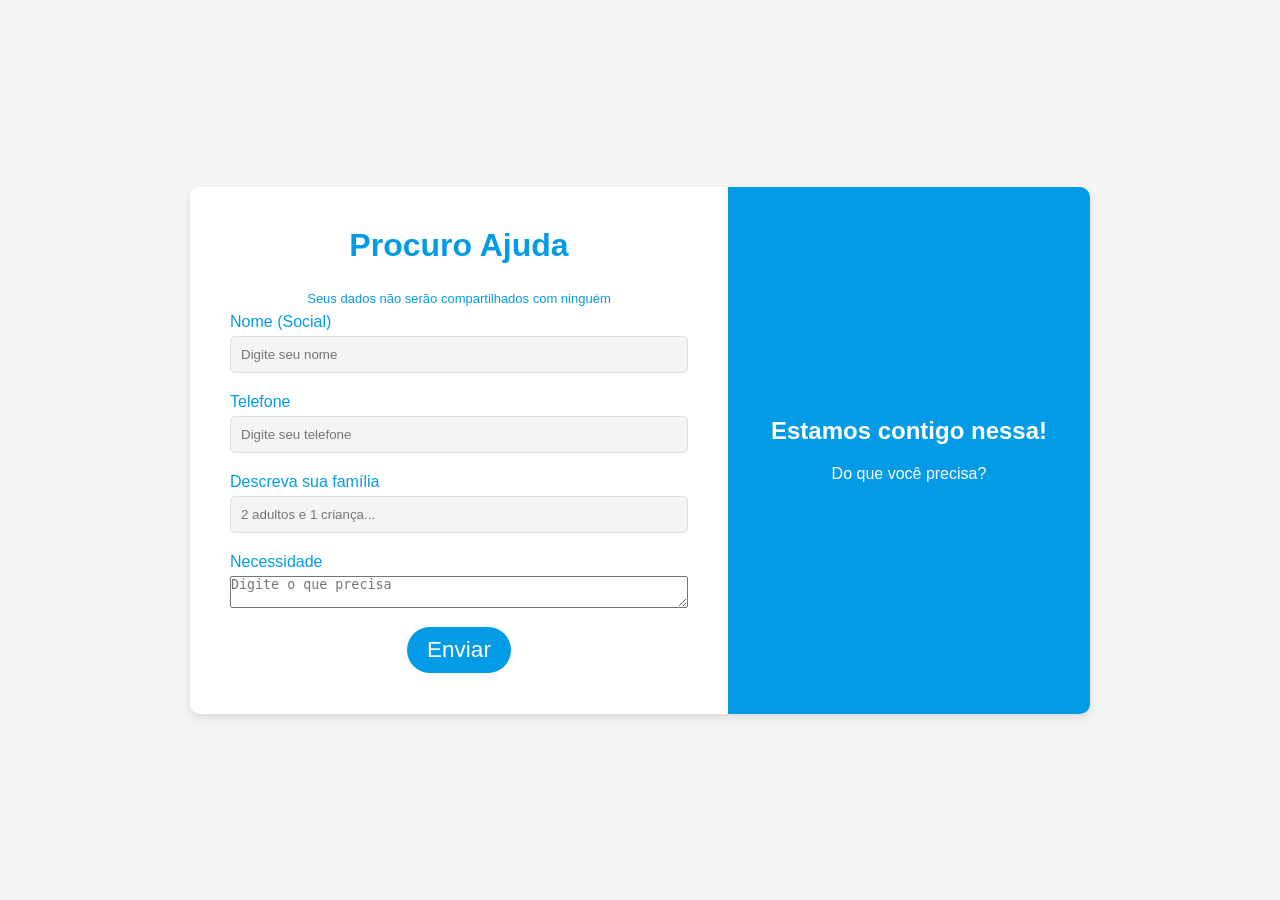
<file: index_carente.html>
<!DOCTYPE html>
<html lang="pt-BR">
<head>
    <meta charset="UTF-8">
    <meta name="viewport" content="width=device-width, initial-scale=1.0">
    <title>Responsive Sign-Up Form</title>
    <link rel="stylesheet" href="style_create.css">
</head>
<body>
    <div class="container">
        <div class="form-container">
            <h1>Procuro Ajuda</h1>
            <p class="create_text">Seus dados não serão compartilhados com ninguém</p>
            <form id="helpForm">
                <label for="userName">Nome (Social)</label>
                <input id="userName" name="userName" type="text" placeholder="Digite seu nome" required>
                <label for="userPhone">Telefone</label>
                <input id="userPhone" name="userPhone" type="text" placeholder="Digite seu telefone" required>
                <label for="userFamilyDescription">Descreva sua família</label>
                <input id="userFamilyDescription" name="userFamilyDescription" type="text" placeholder="2 adultos e 1 criança..." required>
                <label for="userNeeds">Necessidade</label>
                <textarea id="userNeeds" name="userNeeds" type="text" placeholder="Digite o que precisa" required></textarea>

                <br>
                <button class="create" type="submit">Enviar</button>
            </form>
        </div>
        <div class="welcome-container">
            <h2>Estamos contigo nessa!</h2>
            <p>Do que você precisa? </p>
        </div>
    </div>

    <script>
        document.getElementById('helpForm').addEventListener('submit', function(event) {
            event.preventDefault();

            const formData = {
                userName: document.getElementById('userName').value,
                userPhone: document.getElementById('userPhone').value,
                userFamilyDescription: document.getElementById('userFamilyDescription').value,
                userNeeds: document.getElementById('userNeeds').value
            };

            fetch('http://54.174.83.67:5000/cadastrar-usuario-carente', {
                method: 'POST',
                headers: {
                    'Content-Type': 'application/json'
                },
                body: JSON.stringify(formData)
            })
            .then(response => response.json())
            .then(data => {
                if (data.error) {
                    alert('Erro: ' + data.error);
                } else {
                    alert('Resposta enviada! Entraremos em contato o mais rápido possível. ');
                    
                    document.getElementById('helpForm').reset();
                }
            })
            .catch(error => {
                console.error('Erro ao enviar o formulário:', error);
                alert('Erro ao enviar o formulário. Tente novamente.');
            });
        });
    </script>
</body>
</html>
</file>
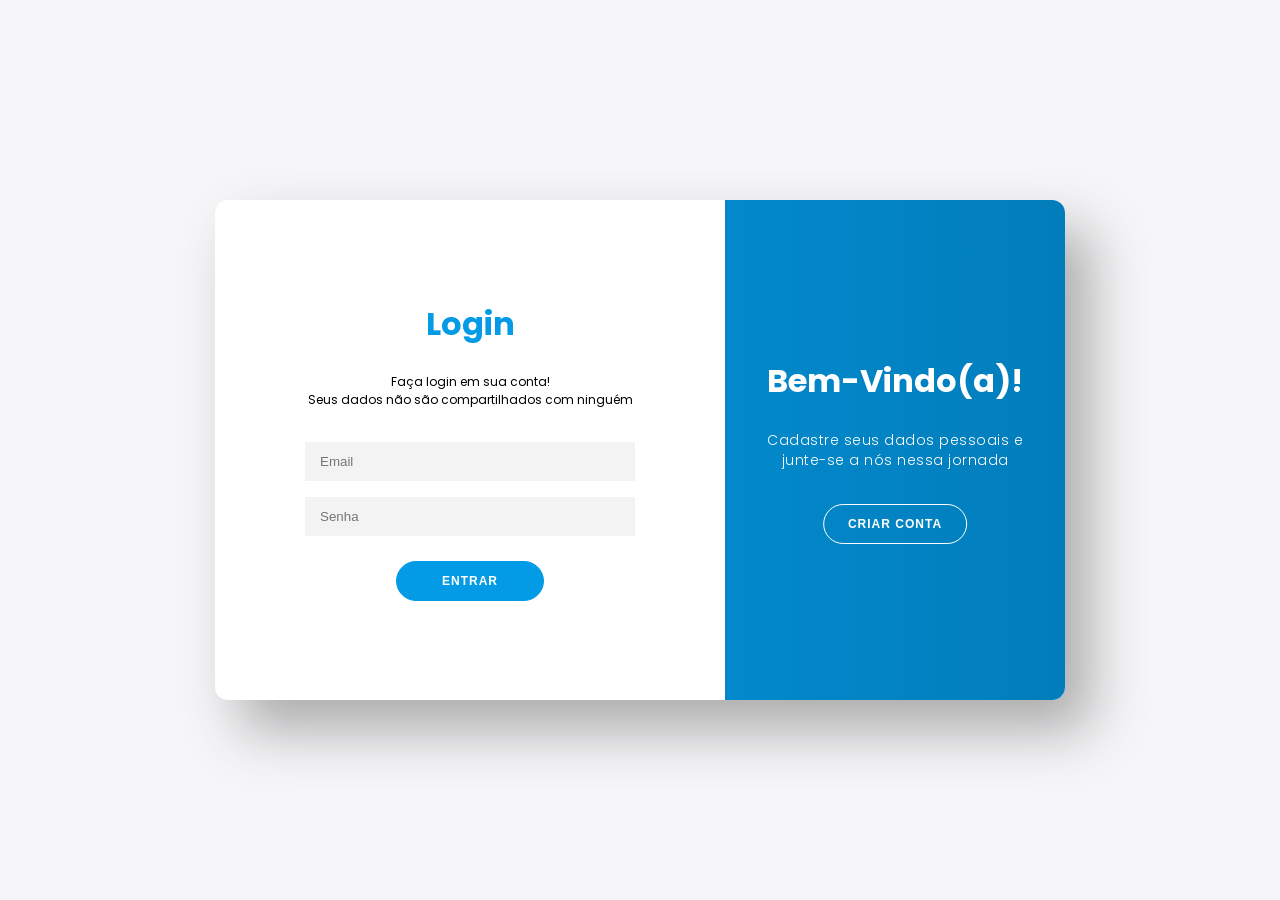
<file: login_create.html>
<!DOCTYPE html>
<html lang="en">
<head>
    <meta charset="UTF-8">
    <meta name="viewport" content="width=device-width, initial-scale=1.0">
    <title>Entrar</title>
    <link rel="stylesheet" href="https://cdnjs.cloudflare.com/ajax/libs/font-awesome/6.1.1/css/all.min.css" integrity="sha512-KfkfwYDsLkIlwQp6LFnl8zNdLGxu9YAA1QvwINks4PhcElQSvqcyVLLD9aMhXd13uQjoXtEKNosOWaZqXgel0g==" crossorigin="anonymous" referrerpolicy="no-referrer" />
    <link rel="stylesheet" href="login_create.css">
    <link rel="shortcut icon" href="login-icon.png" type="image/x-icon">
</head>
<body>

    <div class="container" id="container">
        <div class="form-container sign-up-container">
            <form id="sign-up-form">
                <h1>Criar Conta</h1>
                <br>
                <span>Crie uma conta para se voluntariar!<br>Seus dados não serão compartilhados com ninguém</span>
                <br>
                <div class="infield">
                    <input id="createName" name="name" type="text" placeholder="Name" required/>
                    <label></label>
                </div>
                <div class="infield">
                    <input id="createEmail" name="email" type="email" placeholder="Email" required/>
                    <label></label>
                </div>
                <div class="infield">
                    <input id="createPassword" name="password" type="password" placeholder="Password" required/>
                    <label></label>
                </div>
                <div class="infield">
                    <input id="createTelefone" name="telefoneVoluntario" type="text" placeholder="Telefone" required/>
                    <label></label>
                </div>
                <button class="create" type="submit">Criar conta</button>
            </form>
        </div>
        <div class="form-container sign-in-container">
            <form id="login-form">
                <h1>Login</h1>
                <br>
                <span>Faça login em sua conta!<br>Seus dados não são compartilhados com ninguém</span>
                <br>
                <div class="infield">
                    <input id="email" type="email" placeholder="Email" name="email" required/>
                    <label></label>
                </div>
                <div class="infield">
                    <input id="password" type="password" placeholder="Senha" required>
                    <label></label>
                </div>
                <button class="create" type="submit">Entrar</button>
            </form>
        </div>
        <div class="overlay-container" id="overlayCon">
            <div class="overlay">
                <div class="overlay-panel overlay-left">
                    <h1>Olá, Amigo!</h1>
                    <p>Para continuar conectado conosco, entre em sua conta</p>
                    <button id="login-btn">Login</button>
                </div>
                <div class="overlay-panel overlay-right">
                    <h1>Bem-Vindo(a)!</h1>
                    <p>Cadastre seus dados pessoais e junte-se a nós nessa jornada</p>
                    <button id="signup-btn">Criar conta</button>
                </div>
            </div>
            <button id="overlayBtn"></button>
        </div>
    </div>
    
    <script>
        // Estilização
        const container = document.getElementById('container');
        const overlayCon = document.getElementById('overlayCon');
        const overlayBtn = document.getElementById('overlayBtn');

        overlayBtn.addEventListener('click', ()=> {
            container.classList.toggle('right-panel-active');

            overlayBtn.classList.remove('btnScaled');
            window.requestAnimationFrame( ()=> {
                overlayBtn.classList.add('btnScaled');
            });
        });

        // Mostrar o formulário correto com base no parâmetro da URL
        function showFormBasedOnURL() {
            const urlParams = new URLSearchParams(window.location.search);
            const formType = urlParams.get('form');

            if (formType === 'signup') {
                container.classList.add('right-panel-active');
            } else {
                container.classList.remove('right-panel-active');
            }
        }

        // Chamar a função ao carregar a página
        document.addEventListener('DOMContentLoaded', showFormBasedOnURL);

        // Back-End - Integração
        document.getElementById('sign-up-form').addEventListener('submit', function(event) {
            event.preventDefault();

            const formData = new FormData(event.target);
            const data = {
                nomeVoluntario: formData.get('name'),
                emailVoluntario: formData.get('email'),
                pinVoluntario: formData.get('password'),
                telefoneVoluntario: formData.get('telefoneVoluntario')
            };

            fetch('http://54.174.83.67:5000/cadastrar-voluntarios', {
                method: 'POST',
                headers: {
                    'Content-Type': 'application/json'
                },
                body: JSON.stringify(data)
            })
            .then(response => response.json().then(data => ({status: response.status, body: data})))
            .then(response => {
                if (response.status === 201) {
                    alert('Conta criada com sucesso!');
                    container.classList.remove('right-panel-active');
                } else {
                    alert('Erro ao criar conta! ' + (response.body.message || ''));
                }
            })
            .catch(error => {
                console.error('Erro:', error);
                alert('Erro ao criar conta!');
            });
        });

        document.getElementById('login-form').addEventListener('submit', function(event) {
            event.preventDefault();

            const email = document.getElementById('email').value;
            const password = document.getElementById('password').value;

            const data = {
                email: email,
                password: password
            };

            fetch('http://54.174.83.67:5000/validacao_usuario', {
                method: 'POST',
                headers: {
                    'Content-Type': 'application/json'
                },
                body: JSON.stringify(data)
            })
            .then(response => response.json())
            .then(data => {
                if (data.authenticated) {
                    alert('Login bem-sucedido!');
                    const userId = data.idVoluntario;
                    window.location.href = 'voluntario_perfil.html';
                    localStorage.setItem('userId', userId);
                } else {
                    alert('Credenciais inválidas. Por favor, tente novamente.');
                }
            })
            .catch(error => {
                console.error('Erro ao tentar fazer login:', error);
                alert('Erro ao tentar fazer login. Por favor, tente novamente.');
            });
        });

    </script>

</body>
</html>
</file>
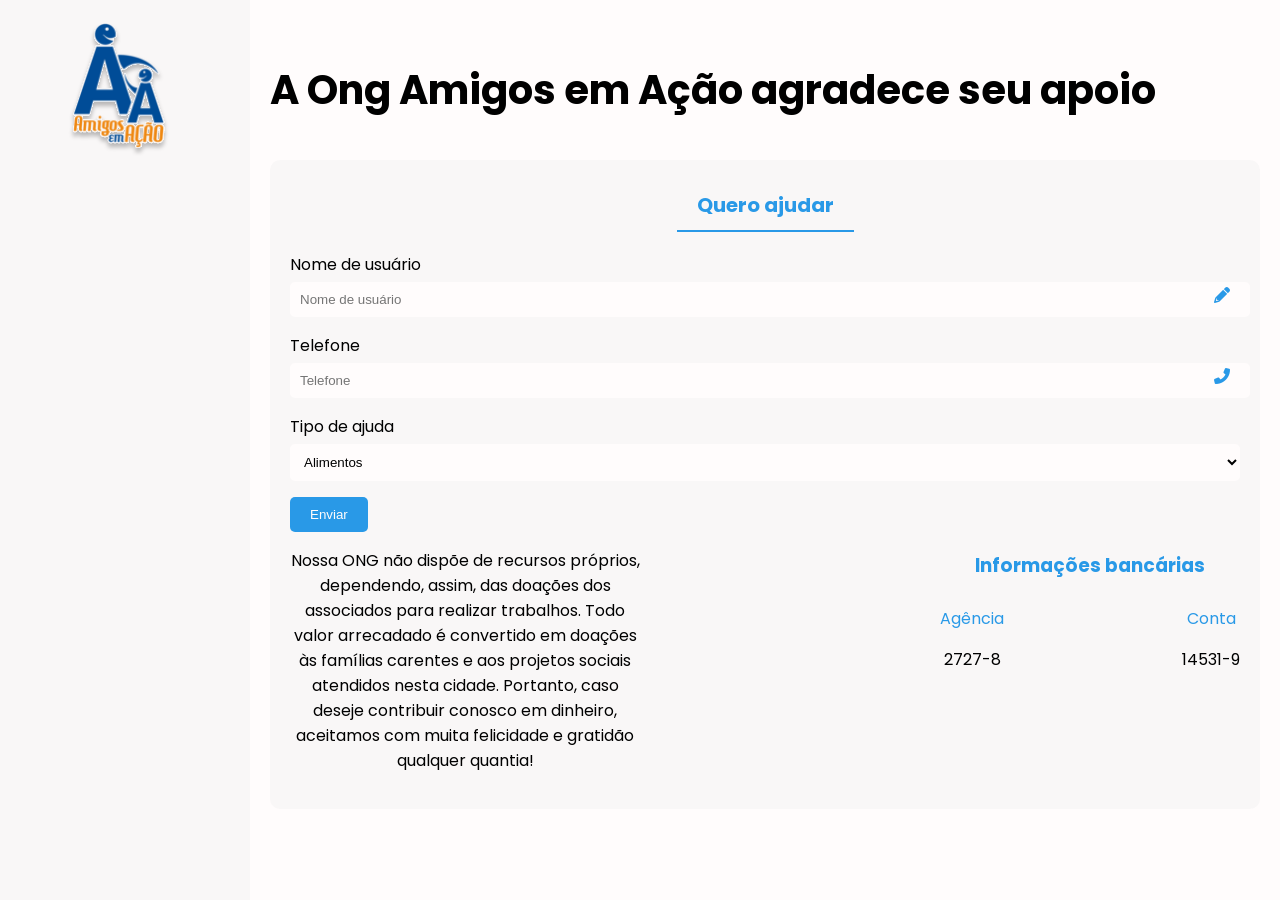
<file: quero_ajudar.html>
<!DOCTYPE html>
<html lang="pt">

<head>
    <meta charset="UTF-8">
    <meta name="viewport" content="width=device-width, initial-scale=1.0">
    <title>Quero Ajudar</title>
    <link rel="stylesheet" type="text/css" href="quero_ajudar.css">
    <link rel="stylesheet" href="https://fonts.googleapis.com/css2?family=Poppins:wght@500&display=swap">
    <link rel="stylesheet" href="https://cdnjs.cloudflare.com/ajax/libs/font-awesome/6.0.0-beta3/css/all.min.css">
</head>

<body>
    <div class="container">
        <aside class="sidebar">
            <div class="profile">
                <div class="profile-img">
                    <img src="/images/logo.svg" alt="Amigos Em Ação">
                </div>
                <div class="profile-name"></div>
            </div>
        </aside>
        <main class="main-content">
            <header class="header">
                <p class="username">A Ong Amigos em Ação agradece seu apoio</p>
            </header>
            <section class="events">
                <div class="tabs">
                    <button class="tab active" id="create-event-tab">Quero ajudar</button>
                </div>
                <form>
                    <div class="form-group">
                        <label for="event-name">Nome de usuário</label>
                        <input type="text" id="event-name" placeholder="Nome de usuário">
                        <label class="label"></label>
                        <i class="fas fa-pencil-alt" style="color: #2999E7;"></i>
                    </div>
                    <p></p>
                    <div class="form-group">
                        <label for="event-location">Telefone</label>
                        <input type="text" id="event-location" placeholder="Telefone">
                        <label class="label"></label>
                        <i class="fa-solid fa-phone fa-flip-horizontal" style="color: #2999E7;"></i>
                    </div>
                    <p></p>
                    <div class="form-group">
                        <label for="help-type">Tipo de ajuda</label>
                        <select id="help-type" name="help-type">
                            <option value="duvidas-gerais">Alimentos</option>
                            <option value="duvidas-gerais">Vestimentas</option>
                            <option value="suporte-tecnico">Bens materiais</option>
                            <option value="feedback">Bens financeiros</option>
                            <option value="outros">Colaboração</option>
                        </select>
                    </div>
                    <p></p>
                    <button type="submit" class="save-btn">Enviar</button>
                </form>
                <div id="view-events">
                    <div class="pix">
                        <div class="left-section">
                            <p>
                                Nossa ONG não dispõe de recursos próprios, dependendo, assim,
                                das doações dos associados para realizar trabalhos. Todo valor
                                arrecadado é convertido em doações às famílias carentes e
                                aos projetos sociais atendidos nesta cidade. Portanto, caso
                                deseje contribuir conosco em dinheiro, aceitamos com muita
                                felicidade e gratidão qualquer quantia!
                            </p>
                        </div>
                        <div class="right-section">
                            <h3>Informações bancárias</h3>
                            <div class="bank-info">
                                <div class="info">
                                    <p style="color: #2999E7;">Agência</p>
                                    <p>2727-8</p>
                                </div>
                                <div class="info">
                                    <p style="color: #2999E7;">Conta</p>
                                    <p>14531-9</p>
                                </div>
                            </div>
                        </div>
                    </div>
                </div>
            </section>
        </main>
    </div>
</body>

</html>
</file>
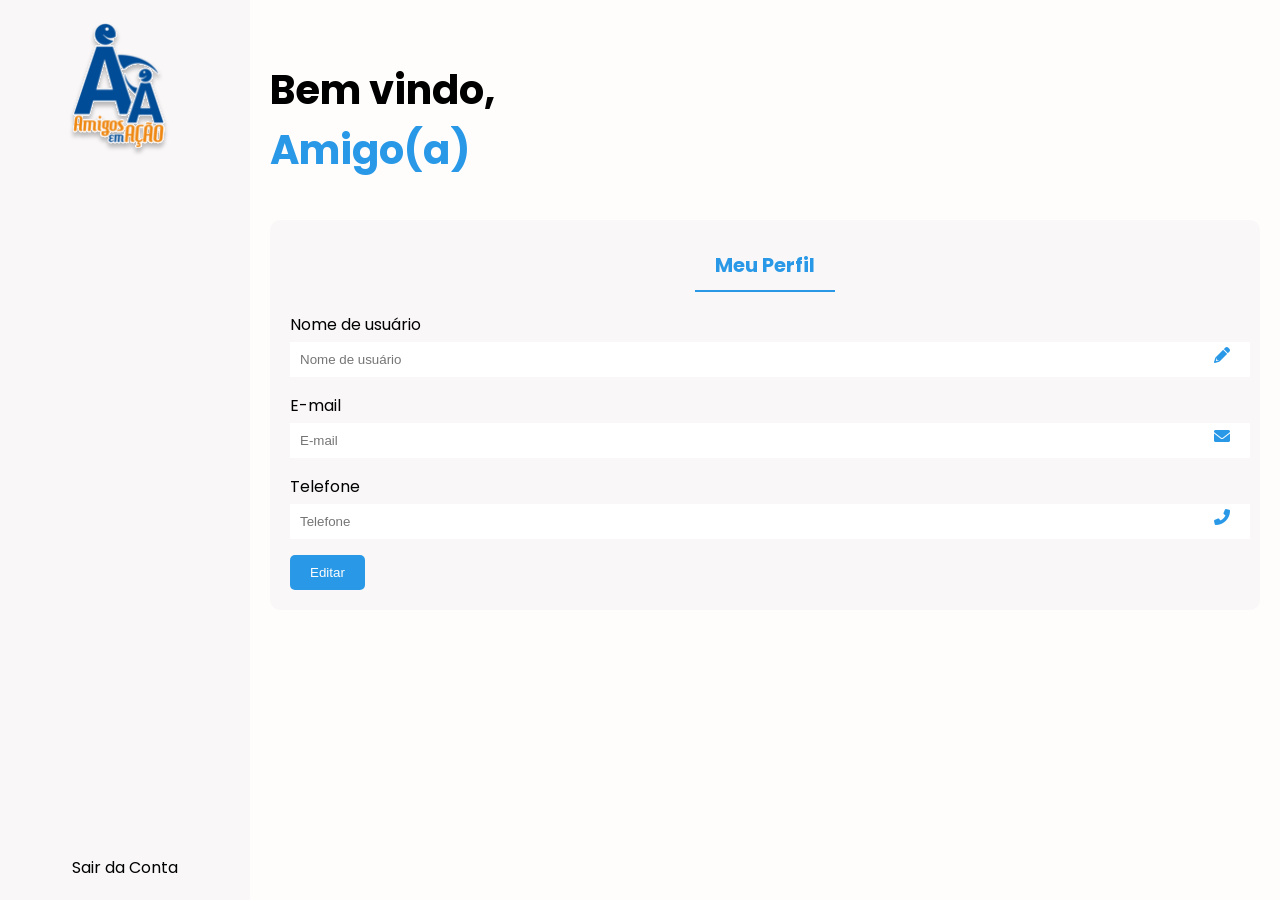
<file: voluntario_perfil.html>
<!DOCTYPE html>
<html lang="pt">

<head>
    <meta charset="UTF-8">
    <meta name="viewport" content="width=device-width, initial-scale=1.0">
    <title>Gestor - Perfil</title>
    <link rel="stylesheet" type="text/css" href="voluntario_perfil.css">
    <link rel="stylesheet" href="https://fonts.googleapis.com/css2?family=Poppins:wght@500&display=swap">
    <link rel="stylesheet" href="https://cdnjs.cloudflare.com/ajax/libs/font-awesome/6.0.0-beta3/css/all.min.css">
</head>

<body>
    <div class="container">
        <aside class="sidebar">
            <div class="profile">
                <div class="profile-img">
                    <img src="/images/logo.svg" alt="Amigos Em Ação">
                </div>
                <div class="profile-name"></div>
            </div>
            
            <div class="logout">
                <a href="index.html" onclick="logout()">Sair da Conta</a>
            </div>
        </aside>
        <main class="main-content">
            <header class="header">
                <p class="username">Bem vindo,<br><span>Amigo(a)</span></p>
            </header>
            <section class="events">
                <div class="tabs">
                    <button class="tab active" id="create-event-tab">Meu Perfil</button>
                </div>
                <form id="profile-form" onsubmit="return editarPerfil(event)">
                    <div class="form-group">
                        <label for="username">Nome de usuário</label>
                        <input type="text" id="username" placeholder="Nome de usuário" oninput="habilitarBotao()">
                        <label class="label"></label>
                        <i class="fas fa-pencil-alt" style="color: #2999E7;"></i>
                    </div>
                    <p></p>
                    <div class="form-group">
                        <label for="email">E-mail</label>
                        <input type="text" id="email" placeholder="E-mail" oninput="habilitarBotao()">
                        <label class="label"></label>
                        <i class="fa-solid fa-envelope" style="color: #2999E7;"></i>
                    </div>
                    <p></p>
                    <div class="form-group">
                        <label for="phone">Telefone</label>
                        <input type="text" id="phone" placeholder="Telefone" oninput="habilitarBotao()">
                        <label class="label"></label>
                        <i class="fa-solid fa-phone fa-flip-horizontal" style="color: #2999E7;"></i>
                    </div>
                    <p></p>
                    <button type="submit" class="save-btn" id="edit-btn" disabled>Editar</button>
                </form>
            </section>
        </main>
    </div>

    <script>
        // Função para preencher os campos do formulário com os dados do voluntário
        async function preencherPerfil() {
            try {
                // Recuperar o ID do usuário do localStorage
                const userId = localStorage.getItem('userId');
                if (!userId) {
                    throw new Error('ID do usuário não encontrado');
                }

                const response = await fetch(`http://54.174.83.67:5000/listar-voluntarios-edit/${userId}`);
                if (!response.ok) {
                    throw new Error('Erro ao buscar os dados do voluntário');
                }
                const dados = await response.json();

                // Assumindo que a resposta contém um objeto com as informações do voluntário
                document.getElementById('username').value = dados.nomeVoluntario || '';
                document.getElementById('email').value = dados.emailVoluntario || '';
                document.getElementById('phone').value = dados.telefoneVoluntario || '';
            } catch (error) {
                console.error('Erro:', error);
            }
        }

        // Chama a função ao carregar a página
        window.onload = preencherPerfil;

        // Função de logout
        function logout() {
            localStorage.removeItem('userId');
        }

        // Função para habilitar o botão de editar
        function habilitarBotao() {
            const editBtn = document.getElementById('edit-btn');
            editBtn.disabled = false;
        }

        // Função para editar o perfil
        async function editarPerfil(event) {
            event.preventDefault();

            const userId = localStorage.getItem('userId');
            if (!userId) {
                alert('ID do usuário não encontrado');
                return;
            }

            const dados = {
                nomeVoluntario: document.getElementById('username').value,
                emailVoluntario: document.getElementById('email').value,
                telefoneVoluntario: document.getElementById('phone').value
            };

            try {
                const response = await fetch(`http://54.174.83.67:5000/editar-formulario-voluntario/${userId}`, {
                    method: 'POST',
                    headers: {
                        'Content-Type': 'application/json'
                    },
                    body: JSON.stringify(dados)
                });

                if (response.ok) {
                    alert('Perfil atualizado com sucesso');
                } else {
                    alert('Erro ao atualizar perfil');
                }
            } catch (error) {
                console.error('Erro:', error);
                alert('Erro ao atualizar perfil');
            }
        }
    </script>
</body>

</html>
</file>
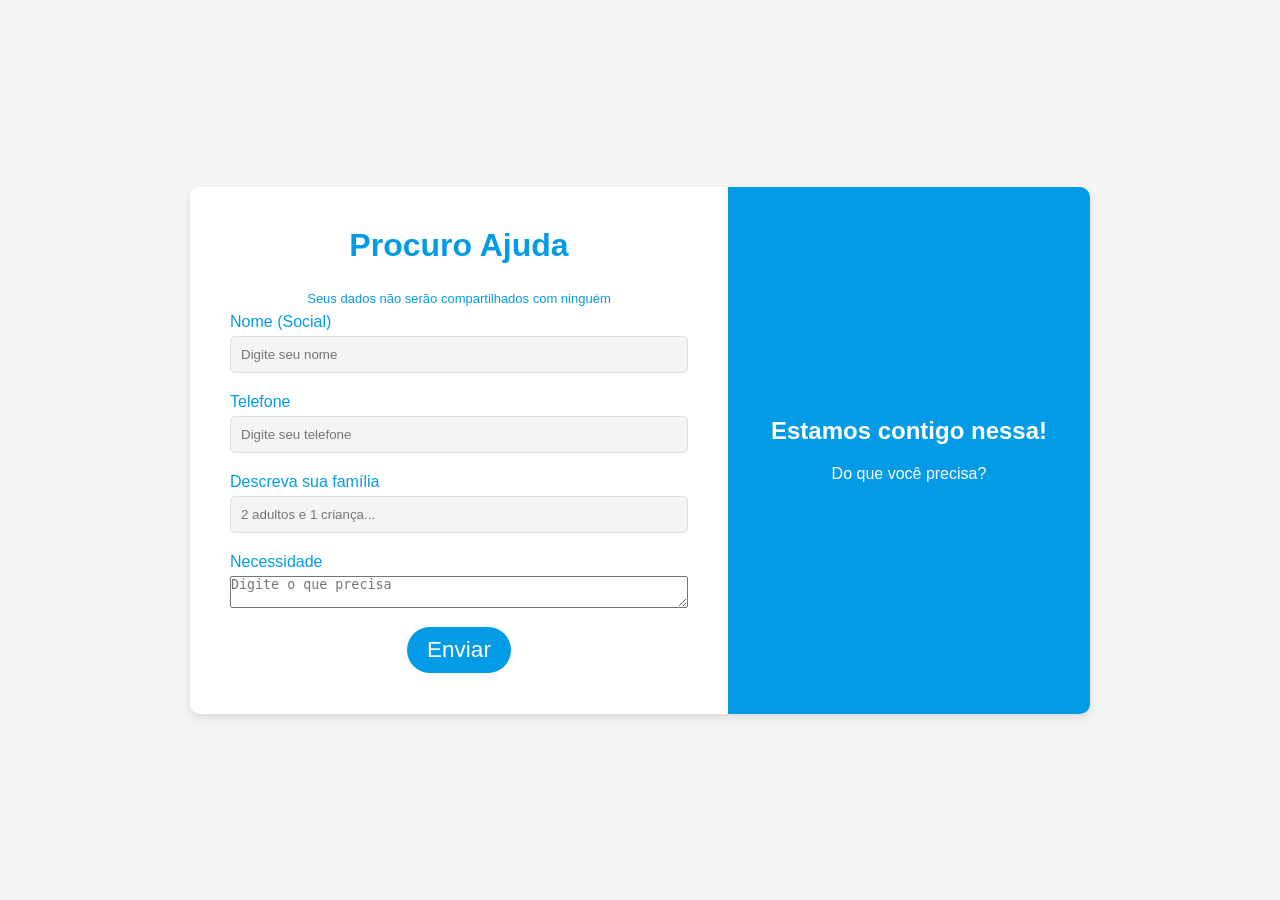
<file: project_pac_amigos/index_carente.html>
<!DOCTYPE html>
<html lang="pt-BR">
<head>
    <meta charset="UTF-8">
    <meta name="viewport" content="width=device-width, initial-scale=1.0">
    <title>Responsive Sign-Up Form</title>
    <link rel="stylesheet" href="style_create.css">
</head>
<body>
    <div class="container">
        <div class="form-container">
            <h1>Procuro Ajuda</h1>
            <p class="create_text">Seus dados não serão compartilhados com ninguém</p>
            <form id="helpForm">
                <label for="userName">Nome (Social)</label>
                <input id="userName" name="userName" type="text" placeholder="Digite seu nome" required>
                <label for="userPhone">Telefone</label>
                <input id="userPhone" name="userPhone" type="text" placeholder="Digite seu telefone" required>
                <label for="userFamilyDescription">Descreva sua família</label>
                <input id="userFamilyDescription" name="userFamilyDescription" type="text" placeholder="2 adultos e 1 criança..." required>
                <label for="userNeeds">Necessidade</label>
                <textarea id="userNeeds" name="userNeeds" type="text" placeholder="Digite o que precisa" required></textarea>

                <br>
                <button class="create" type="submit">Enviar</button>
            </form>
        </div>
        <div class="welcome-container">
            <h2>Estamos contigo nessa!</h2>
            <p>Do que você precisa? </p>
        </div>
    </div>

    <script>
        document.getElementById('helpForm').addEventListener('submit', function(event) {
            event.preventDefault();

            const formData = {
                userName: document.getElementById('userName').value,
                userPhone: document.getElementById('userPhone').value,
                userFamilyDescription: document.getElementById('userFamilyDescription').value,
                userNeeds: document.getElementById('userNeeds').value
            };

            fetch('http://127.0.0.1:5000/cadastrar-usuario-carente', {
                method: 'POST',
                headers: {
                    'Content-Type': 'application/json'
                },
                body: JSON.stringify(formData)
            })
            .then(response => response.json())
            .then(data => {
                if (data.error) {
                    alert('Erro: ' + data.error);
                } else {
                    alert('Resposta enviada! Entraremos em contato o mais rápido possível. ');
                    
                    document.getElementById('helpForm').reset();
                }
            })
            .catch(error => {
                console.error('Erro ao enviar o formulário:', error);
                alert('Erro ao enviar o formulário. Tente novamente.');
            });
        });
    </script>
</body>
</html>
</file>
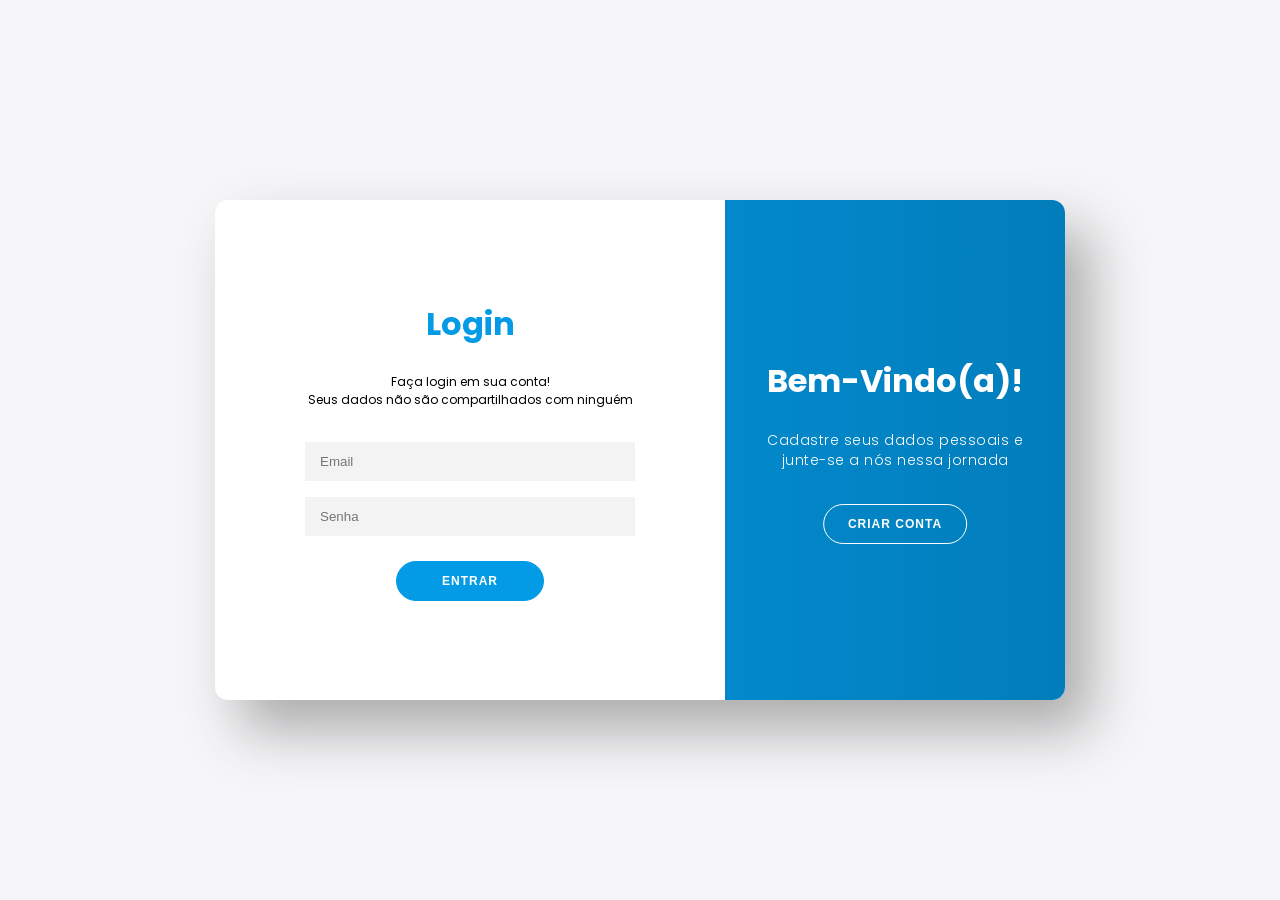
<file: project_pac_amigos/login_create.html>
<!DOCTYPE html>
<html lang="en">
<head>
    <meta charset="UTF-8">
    <meta name="viewport" content="width=device-width, initial-scale=1.0">
    <title>Entrar</title>
    <link rel="stylesheet" href="https://cdnjs.cloudflare.com/ajax/libs/font-awesome/6.1.1/css/all.min.css" integrity="sha512-KfkfwYDsLkIlwQp6LFnl8zNdLGxu9YAA1QvwINks4PhcElQSvqcyVLLD9aMhXd13uQjoXtEKNosOWaZqXgel0g==" crossorigin="anonymous" referrerpolicy="no-referrer" />
    <link rel="stylesheet" href="login_create.css">
    <link rel="shortcut icon" href="login-icon.png" type="image/x-icon">
</head>
<body>

    <div class="container" id="container">
        <div class="form-container sign-up-container">
            <form id="sign-up-form">
                <h1>Criar Conta</h1>
                <br>
                <span>Crie uma conta para se voluntariar!<br>Seus dados não serão compartilhados com ninguém</span>
                <br>
                <div class="infield">
                    <input id="createName" name="name" type="text" placeholder="Name" required/>
                    <label></label>
                </div>
                <div class="infield">
                    <input id="createEmail" name="email" type="email" placeholder="Email" required/>
                    <label></label>
                </div>
                <div class="infield">
                    <input id="createPassword" name="password" type="password" placeholder="Password" required/>
                    <label></label>
                </div>
                <div class="infield">
                    <input id="createTelefone" name="telefoneVoluntario" type="text" placeholder="Telefone" required/>
                    <label></label>
                </div>
                <button class="create" type="submit">Criar conta</button>
            </form>
        </div>
        <div class="form-container sign-in-container">
            <form id="login-form">
                <h1>Login</h1>
                <br>
                <span>Faça login em sua conta!<br>Seus dados não são compartilhados com ninguém</span>
                <br>
                <div class="infield">
                    <input id="email" type="email" placeholder="Email" name="email" required/>
                    <label></label>
                </div>
                <div class="infield">
                    <input id="password" type="password" placeholder="Senha" required>
                    <label></label>
                </div>
                <button class="create" type="submit">Entrar</button>
            </form>
        </div>
        <div class="overlay-container" id="overlayCon">
            <div class="overlay">
                <div class="overlay-panel overlay-left">
                    <h1>Olá, Amigo!</h1>
                    <p>Para continuar conectado conosco, entre em sua conta</p>
                    <button id="login-btn">Login</button>
                </div>
                <div class="overlay-panel overlay-right">
                    <h1>Bem-Vindo(a)!</h1>
                    <p>Cadastre seus dados pessoais e junte-se a nós nessa jornada</p>
                    <button id="signup-btn">Criar conta</button>
                </div>
            </div>
            <button id="overlayBtn"></button>
        </div>
    </div>
    
    <script>
        // Estilização
        const container = document.getElementById('container');
        const overlayCon = document.getElementById('overlayCon');
        const overlayBtn = document.getElementById('overlayBtn');

        overlayBtn.addEventListener('click', ()=> {
            container.classList.toggle('right-panel-active');

            overlayBtn.classList.remove('btnScaled');
            window.requestAnimationFrame( ()=> {
                overlayBtn.classList.add('btnScaled');
            });
        });

        // Mostrar o formulário correto com base no parâmetro da URL
        function showFormBasedOnURL() {
            const urlParams = new URLSearchParams(window.location.search);
            const formType = urlParams.get('form');

            if (formType === 'signup') {
                container.classList.add('right-panel-active');
            } else {
                container.classList.remove('right-panel-active');
            }
        }

        // Chamar a função ao carregar a página
        document.addEventListener('DOMContentLoaded', showFormBasedOnURL);

        // Back-End - Integração
        document.getElementById('sign-up-form').addEventListener('submit', function(event) {
            event.preventDefault();

            const formData = new FormData(event.target);
            const data = {
                nomeVoluntario: formData.get('name'),
                emailVoluntario: formData.get('email'),
                pinVoluntario: formData.get('password'),
                telefoneVoluntario: formData.get('telefoneVoluntario')
            };

            fetch('http://127.0.0.1:5000/cadastrar-voluntarios', {
                method: 'POST',
                headers: {
                    'Content-Type': 'application/json'
                },
                body: JSON.stringify(data)
            })
            .then(response => response.json().then(data => ({status: response.status, body: data})))
            .then(response => {
                if (response.status === 201) {
                    alert('Conta criada com sucesso!');
                    container.classList.remove('right-panel-active');
                } else {
                    alert('Erro ao criar conta! ' + (response.body.message || ''));
                }
            })
            .catch(error => {
                console.error('Erro:', error);
                alert('Erro ao criar conta!');
            });
        });

        document.getElementById('login-form').addEventListener('submit', function(event) {
            event.preventDefault();

            const email = document.getElementById('email').value;
            const password = document.getElementById('password').value;

            const data = {
                email: email,
                password: password
            };

            fetch('http://127.0.0.1:5000/validacao_usuario', {
                method: 'POST',
                headers: {
                    'Content-Type': 'application/json'
                },
                body: JSON.stringify(data)
            })
            .then(response => response.json())
            .then(data => {
                if (data.authenticated) {
                    alert('Login bem-sucedido!');
                    const userId = data.idVoluntario;
                    window.location.href = 'voluntario_perfil.html';
                    localStorage.setItem('userId', userId);
                } else {
                    alert('Credenciais inválidas. Por favor, tente novamente.');
                }
            })
            .catch(error => {
                console.error('Erro ao tentar fazer login:', error);
                alert('Erro ao tentar fazer login. Por favor, tente novamente.');
            });
        });

    </script>

</body>
</html>
</file>
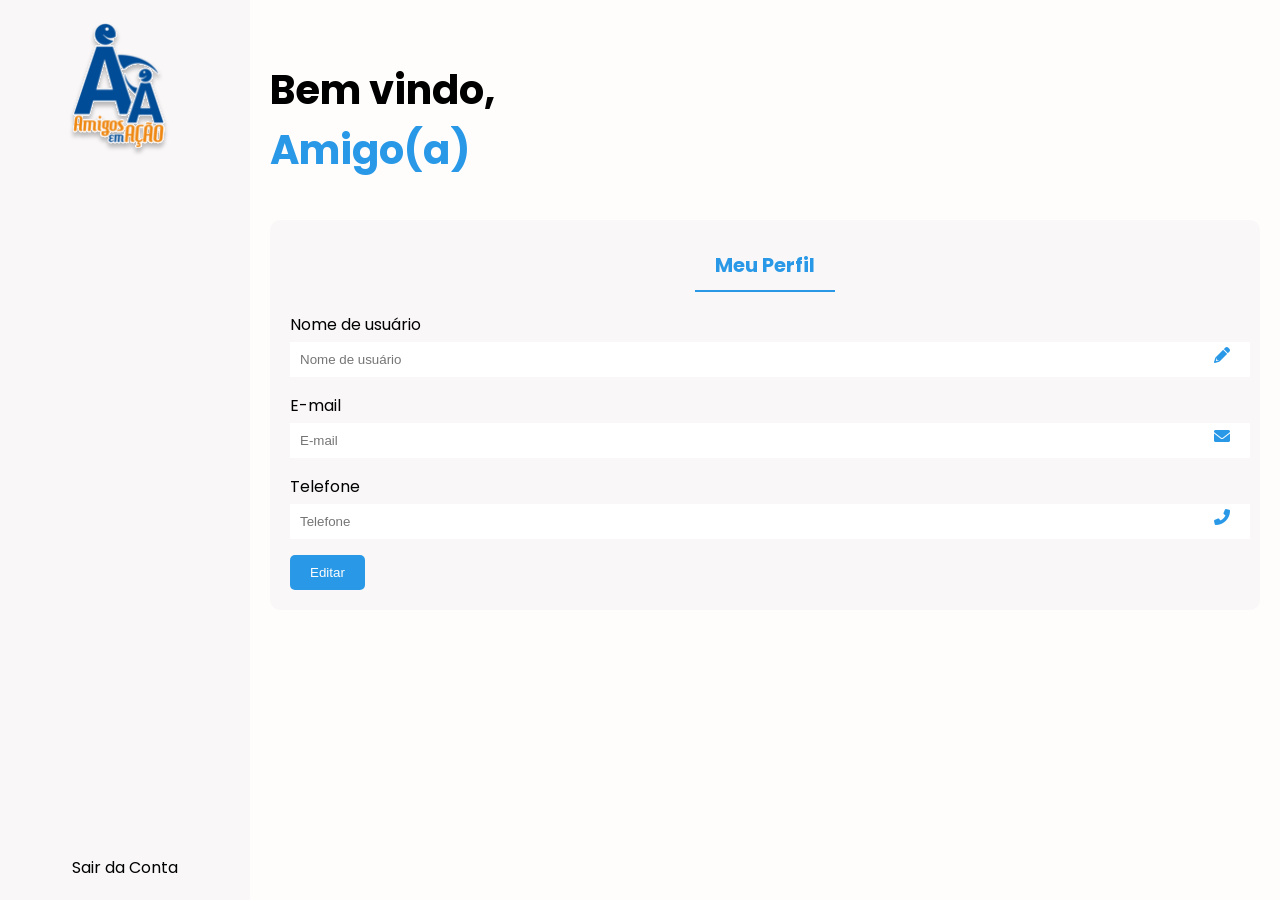
<file: project_pac_amigos/voluntario_perfil.html>
<!DOCTYPE html>
<html lang="pt">

<head>
    <meta charset="UTF-8">
    <meta name="viewport" content="width=device-width, initial-scale=1.0">
    <title>Gestor - Perfil</title>
    <link rel="stylesheet" type="text/css" href="voluntario_perfil.css">
    <link rel="stylesheet" href="https://fonts.googleapis.com/css2?family=Poppins:wght@500&display=swap">
    <link rel="stylesheet" href="https://cdnjs.cloudflare.com/ajax/libs/font-awesome/6.0.0-beta3/css/all.min.css">
</head>

<body>
    <div class="container">
        <aside class="sidebar">
            <div class="profile">
                <div class="profile-img">
                    <img src="/images/logo.svg" alt="Amigos Em Ação">
                </div>
                <div class="profile-name"></div>
            </div>
            
            <div class="logout">
                <a href="../paginaPricipal.html" onclick="logout()">Sair da Conta</a>
            </div>
        </aside>
        <main class="main-content">
            <header class="header">
                <p class="username">Bem vindo,<br><span>Amigo(a)</span></p>
            </header>
            <section class="events">
                <div class="tabs">
                    <button class="tab active" id="create-event-tab">Meu Perfil</button>
                </div>
                <form id="profile-form" onsubmit="return editarPerfil(event)">
                    <div class="form-group">
                        <label for="username">Nome de usuário</label>
                        <input type="text" id="username" placeholder="Nome de usuário" oninput="habilitarBotao()">
                        <label class="label"></label>
                        <i class="fas fa-pencil-alt" style="color: #2999E7;"></i>
                    </div>
                    <p></p>
                    <div class="form-group">
                        <label for="email">E-mail</label>
                        <input type="text" id="email" placeholder="E-mail" oninput="habilitarBotao()">
                        <label class="label"></label>
                        <i class="fa-solid fa-envelope" style="color: #2999E7;"></i>
                    </div>
                    <p></p>
                    <div class="form-group">
                        <label for="phone">Telefone</label>
                        <input type="text" id="phone" placeholder="Telefone" oninput="habilitarBotao()">
                        <label class="label"></label>
                        <i class="fa-solid fa-phone fa-flip-horizontal" style="color: #2999E7;"></i>
                    </div>
                    <p></p>
                    <button type="submit" class="save-btn" id="edit-btn" disabled>Editar</button>
                </form>
            </section>
        </main>
    </div>

    <script>
        // Função para preencher os campos do formulário com os dados do voluntário
        async function preencherPerfil() {
            try {
                // Recuperar o ID do usuário do localStorage
                const userId = localStorage.getItem('userId');
                if (!userId) {
                    throw new Error('ID do usuário não encontrado');
                }

                const response = await fetch(`http://127.0.0.1:5000/listar-voluntarios-edit/${userId}`);
                if (!response.ok) {
                    throw new Error('Erro ao buscar os dados do voluntário');
                }
                const dados = await response.json();

                // Assumindo que a resposta contém um objeto com as informações do voluntário
                document.getElementById('username').value = dados.nomeVoluntario || '';
                document.getElementById('email').value = dados.emailVoluntario || '';
                document.getElementById('phone').value = dados.telefoneVoluntario || '';
            } catch (error) {
                console.error('Erro:', error);
            }
        }

        // Chama a função ao carregar a página
        window.onload = preencherPerfil;

        // Função de logout
        function logout() {
            localStorage.removeItem('userId');
        }

        // Função para habilitar o botão de editar
        function habilitarBotao() {
            const editBtn = document.getElementById('edit-btn');
            editBtn.disabled = false;
        }

        // Função para editar o perfil
        async function editarPerfil(event) {
            event.preventDefault();

            const userId = localStorage.getItem('userId');
            if (!userId) {
                alert('ID do usuário não encontrado');
                return;
            }

            const dados = {
                nomeVoluntario: document.getElementById('username').value,
                emailVoluntario: document.getElementById('email').value,
                telefoneVoluntario: document.getElementById('phone').value
            };

            try {
                const response = await fetch(`http://127.0.0.1:5000/editar-formulario-voluntario/${userId}`, {
                    method: 'POST',
                    headers: {
                        'Content-Type': 'application/json'
                    },
                    body: JSON.stringify(dados)
                });

                if (response.ok) {
                    alert('Perfil atualizado com sucesso');
                } else {
                    alert('Erro ao atualizar perfil');
                }
            } catch (error) {
                console.error('Erro:', error);
                alert('Erro ao atualizar perfil');
            }
        }
    </script>
</body>

</html>
</file>
<file: style_create.css>
* {
    margin: 0;
    padding: 0;
    box-sizing: border-box;
}

body {
    font-family: Arial, sans-serif;
    display: flex;
    justify-content: center;
    align-items: center;
    height: 100vh;
    background-color: #f4f4f4;
}

.container {
    display: flex;
    max-width: 900px;
    width: 100%;
    background-color: #ffffff;
    border-radius: 10px;
    overflow: hidden;
    box-shadow: 0 4px 8px rgba(0, 0, 0, 0.1);
}

.form-container, .welcome-container {
    padding: 40px;
    width: 100%;
    
}

.form-container {
    background-color: #ffffff;
    display: flex;
    flex-direction: column;
    gap: 7px;
    
}

.welcome-container {
    width: 65%;
    background-color: #039BE5;
    color: #ffffff;
    display: flex;
    flex-direction: column;
    justify-content: center;
    align-items: center;
}

 h2 {
    display: flex;
    justify-content: center;
    margin-bottom: 20px;
}

h1{
    color: #039BE5;
    display: flex;
    justify-content: center;
    margin-bottom: 20px;
}


.create_text{
    color: #039BE5;
    font-size: small;
    display: flex;
    justify-content: center;
    
}

.social-login {
    display: flex;
    justify-content: center;
    margin-bottom: 20px;
}

.social-btn {
    width: 40px;
    height: 40px;
    margin: 0 10px;
    border-radius: 50%;
    background-size: cover;
    cursor: pointer;
}


form {
    display: flex;
    flex-direction: column;
}

label {
    margin-bottom: 5px;
}

input[type="text"], input[type="email"], input[type="password"] {
    padding: 10px;
    margin-bottom: 20px;
    border: 1px solid #ddd;
    border-radius: 5px;
    background-color: #f4f4f4;
}

.user-type {
    display: flex;
    justify-content: space-around;
    margin-bottom: 20px;
}

.user-type input {
    margin-right: 5px;
}

.create {
   
    font-size: 2.5vh;
    color: white;
    border: 1px solid #ffffff; /* Largura e cor da borda */
    padding: 10px 20px;
    background-color: #039BE5;
    border-radius: 5vh;
    cursor:pointer; /* Cursor de ponteiro ao passar o mouse */
    border-color: #ffffff;
    align-self: center;
    }

.login-btn{
   
    font-size: 2.5vh;
    color: white;
    border: 1px solid #ffffff; /* Largura e cor da borda */
    padding: 10px 20px;
    background-color: #039BE5;
    border-radius: 5vh;
    cursor:pointer; /* Cursor de ponteiro ao passar o mouse */
    border-color: #ffffff;
  
    }


button.login-btn {
    background-color: #039BE5;
    margin-top: 20px;
}

@media (max-width: 768px) {
    .container {
        flex-direction: column;
        align-items: center;
    }
    .welcome-container{
        width: 100%;
    }

}
.login-btn:hover {
    background-color: #ffffff; /* Azul mais escuro */
    color: #039BE5;
    box-shadow: 0 6px 8px rgba(0, 0, 0, 0.1); /* Sombra mais pronunciada */
}
.create:hover {
    background-color: #ffffff; /* Azul mais escuro */
    color: #039BE5;
    box-shadow: 0 6px 8px rgba(0, 0, 0, 0.1);
    border-radius: 5vh;
    border: 1px solid #039BE5; /* Largura e cor da borda */
}

label{
    color: #039BE5;
}
</file>
<file: login_create.css>
@import url('https://fonts.googleapis.com/css2?family=Poppins:wght@100;200;300;400;500;600;700;800;900&display=swap');

* {
    padding: 0px;
    margin: 0px;
    box-sizing: border-box;
}

:root {
    --linear-grad: linear-gradient(to right, #039BE5, #027dbb);
    --grad-clr1: #039BE5;
    --grad-clr2: #039BE5;
}

body {
    height: 100vh;
    background: #f6f5f7;
    display: grid;
    place-content: center;
    font-family: 'Poppins', sans-serif;
}

.container {
    position: relative;
    width: 850px;
    height: 500px;
    background-color: #FFF;
    box-shadow: 25px 30px 55px #5557;
    border-radius: 13px;
    overflow: hidden;
}

    .form-container {
        position: absolute;
        width: 60%;
        height: 100%;
        padding: 0px 40px;
        transition: all 0.6s ease-in-out;
    }

.sign-up-container {
    opacity: 0;
    z-index: 1;
}

.sign-in-container {
    z-index: 2;
}

form {
    height: 100%;
    display: flex;
    flex-direction: column;
    align-items: center;
    justify-content: center;
    padding: 0px 50px;
}

h1 {
    color: var(--grad-clr1);
}

span {
    font-size: 12px;
    text-align: center;
}

.infield {
    position: relative;
    margin: 8px 0px;
    width: 100%;
}

input[type="text"], input[type="email"], input[type="password"] {
    width: 100%;
    padding: 12px 15px;
    background-color: #f3f3f3;
    border: none;
    outline: none;
}

label {
    position: absolute;
    left: 50%;
    top: 100%;
    transform: translateX(-50%);
    width: 0%;
    height: 2px;
    background: var(--linear-grad);
    transition: 0.3s;
}

input:focus ~ label {
    width: 100%;
}

a {
    color: #333;
    font-size: 12px;
    text-decoration: none;
    margin: 15px 0px;
}

a.forgot {
    padding-bottom: 3px;
    border-bottom: 2px solid #EEE;
}

a.forgot:hover {
    color: #039BE5;
}

button {
    border-radius: 20px;
    border: 1px solid var(--grad-clr1);
    background: var(--grad-clr2);
    color: #FFF;
    font-size: 12px;
    font-weight: bold;
    padding: 12px 45px;
    letter-spacing: 1px;
    text-transform: uppercase;
}

.form-container button {
    margin-top: 17px;
    transition: 80ms ease-in;
}

.form-container button:hover {
    background: #FFF;
    color: var(--grad-clr1);
}

.overlay-container {
    position: absolute;
    top: 0;
    left: 60%;
    width: 40%;
    height: 100%;
    overflow: hidden;
    transition: transform 0.6s ease-in-out;
    z-index: 9;
}

#overlayBtn {
    cursor: pointer;
    position: absolute;
    left: 50%;
    top: 304px;
    transform: translateX(-50%);
    width: 143.67px;
    height: 40px;
    border: 1px solid #FFF;
    background: transparent;
    border-radius: 20px;
}

.overlay {
    position: relative;
    background: var(--linear-grad);
    color: #FFF;
    left: -150%;
    height: 100%;
    width: 250%;
    transition: transform 0.6s ease-in-out;
}

.overlay-panel {
    position: absolute;
    display: flex;
    align-items: center;
    justify-content: center;
    flex-direction: column;
    padding: 0px 40px;
    text-align: center;
    height: 100%;
    width: 340px;
    transition: 0.6s ease-in-out;
}

.overlay-left {
    right: 60%;
    transform: translateX(-12%);
}

.overlay-right {
    right: 0;
    transform: translateX(0%);
}

.overlay-panel h1 {
    color: #FFF;
}

p {
    font-size: 14px;
    font-weight: 300;
    line-height: 20px;
    letter-spacing: 0.5px;
    margin: 25px 0px 35px;
}

.overlay-panel button {
    border: none;
    background-color: transparent;
}

.right-panel-active .overlay-container {
    transform: translateX(-150%);
}

.right-panel-active .overlay {
    transform: translateX(50%);
}

.right-panel-active .overlay-left {
    transform: translateX(25%);
}

.right-panel-active .overlay-right {
    transform: translateX(35%);
}

.right-panel-active .sign-in-container {
    transform: translateX(20%);
    opacity: 0;
}

.right-panel-active .sign-up-container {
    transform: translateX(66.7%);
    opacity: 1;
    z-index: 5;
    animation: show 0.6s;
}

@keyframes show {
    0%, 50% {
        opacity: 0;
        z-index: 1;
    }
    50.1%, 100% {
        opacity: 1;
        z-index: 5;
    }
}

.btnScaled {
    animation: scaleBtn 0.6s;
}

@keyframes scaleBtn {
    0% {
        width: 143.67px;
    }
    50% {
        width: 250px;
    }
    100% {
        width: 143.67px;
    }
}

@media (max-width: 768px) {
    .container {
        flex-direction: column;
        align-items: center;
    }
    .overlay{
        width: 100%;
    }
}
</file>
<file: quero_ajudar.css>
/* General Styles */
body, html {
    background-color: #fffcfc;
    margin: 0;
    padding: 0;
    font-family: 'Poppins', sans-serif;
}

.menu a.active {
    color: #2999E7;
}

.container {
    display: flex;
    height: 100vh;
}

/* Header Styles */
.header {
    margin-bottom: 20px;
}

.header .seja {
    color: #2999E7;
    font-size: 0.9em;
    font-weight: bold;
}

/* Sidebar Styles */
.sidebar {
    background-color: #e3e3e338;
    width: 250px;
    display: flex;
    flex-direction: column;
    align-items: center;
    padding-top: 40px;
}

.profile {
    text-align: center;
    margin-bottom: 20px;
    width: 100%;
    display: flex;
    flex-direction: column;
    align-items: center;
}

.profile-img {
    width: 100px;
    height: 100px;
    margin-bottom: 10px;
    display: flex;
    justify-content: center;
    align-items: center;
}

.menu ul {
    list-style: none;
    padding: 0;
    width: 100%;
    text-align: center;
}

.menu ul li {
    padding: 10px 0;
    width: 100%;
    cursor: pointer;
}

.menu ul a {
    color: #000;
    text-decoration: none;
}

.menu ul a:hover {
    color: #2999E7;
}

.menu ul a::after {
    color: #2999E7;
}

.logout {
    margin-top: auto;
    padding: 20px;
}

.logout a {
    text-decoration: none;
    color: #000;
}

.logout a:hover {
    color: #2999E7;
}

/* Main Content Styles */
.main-content {
    flex: 1;
    padding: 20px;
}

.header {
    margin-bottom: 20px;
}

.header .username {
    font-size: 2.5em;
    font-weight: bold;
}

.header span{
    color: #2999E7;
}

/* Events Section Styles */
.events {
    background-color: #e3e3e338;
    padding: 20px;
    border-radius: 10px;
}

.tabs {
    display: flex;
    justify-content: space-around;
    margin-bottom: 20px;
}

.tabs button {
    font-family: 'Poppins', sans-serif;
    font-size: 20px;
}

.tab {
    padding: 10px 20px;
    cursor: pointer;
    border: none;
    background: none;
    font-weight: bold;
    color: #333;
}

.tab:hover {
    color: #2999E7;
}

.tab.active {
    color: #2999E7;
    border-bottom: 2px solid #2999E7;
}

.create-event-form {
    display: grid;
    grid-template-columns: 1fr 1fr;
    gap: 20px;
    background-color: #fff;
    padding: 20px;
    border-radius: 10px;
    box-shadow: 0 0 10px rgba(0, 0, 0, 0.1);
}

.form-group {
    position: relative;
    display: flex;
    flex-direction: column;
}

.form-group label {
    margin-bottom: 5px;
}

select {
    padding: 10px;
    border-radius: 5px;
    border: none;
    background-color: #fffcfc;
}

select:focus {
    outline: none;
    border-color: #007BFF;
}

.form-group input {
    width: 100%;
    padding: 10px 0 10px 10px;
    background-color: #fffcfc;
    border: none;
    outline: none;
    border-radius: 5px;
}

.label {
    position: absolute;
    left: 50%;
    top: 100%;
    transform: translateX(-50%);
    width: 0%;
    height: 2px;
    background: #2999E7;
    transition: 0.3s;
}

input:focus ~ .label {
    width: 100%;
}

.form-group i {
    position: absolute;
    right: 10px;
    top: 35px;
    color: #aaa;
}

.event-cover {
    width: 100%;
    height: 100px;
    background-color: #cccccc8a;
    display: flex;
    justify-content: center;
    align-items: center;
    border-radius: 5px;
}

.event-cover i {
    font-size: 2em;
    color: #aaa;
}

.save-btn {
    grid-column: span 2;
    padding: 10px 20px;
    background-color: #2999E7;
    color: #fffcfc;
    border: none;
    border-radius: 5px;
    cursor: pointer;
    align-self: center;
}

.save-btn:hover {
    background-color: #217cbd;
}

/*PIX*/
#view-events {
    display: flex;
    justify-content: center;
    align-items: center;
    height: 100%;
}

#view-events .pix {
    display: flex;
    color: #000;
    max-width: 1200px;
}

#view-events .left-section {
    flex: 1;
    padding-right: 100px;
    display: flex;
    align-items: center;
    text-align: center;
}

#view-events .right-section {
    display: flex;
    flex-direction: column;
    align-items: center;
    flex: 0 0 300px;
    padding-left: 200px;
}

#view-events .right-section h3 {
    color: #2999E7;
    margin-bottom: 10px;
}

#view-events .bank-info {
    display: flex;
    justify-content: space-between;
    width: 100%;
    margin-bottom: 20px;
}

#view-events .info {
    text-align: center;
}

#view-events .qr-code {
    display: flex;
    flex-direction: column;
    align-items: center;
}

#view-events .qr-placeholder {
    background: #cccccc;
    color: #000000;
    width: 150px;
    height: 150px;
    display: flex;
    justify-content: center;
    align-items: center;
    margin-bottom: 10px;
}

#view-events a {
    color: #000;
    text-decoration: none;
}

/* Ocultar seção */
.hidden {
    display: none;
}

/* Estilo do botão ativo */
.tab.active {
    border-bottom: 2px solid #2999E7;
    font-weight: bold;
}

/* Responsive Styles */
@media (max-width: 768px) {
    .container {
        flex-direction: column;
    }
    .sidebar {
        width: 100%;
        height: auto;
    }
    .main-content {
        padding: 10px;
    }
}
</file>
<file: voluntario_perfil.css>
/* General Styles */
body, html {
    background-color: #fffcfc;
    margin: 0;
    padding: 0;
    font-family: 'Poppins', sans-serif;
}
 
.menu a.active {
    color: #2999E7;
}
 
.container {
    display: flex;
    height: 100vh;
}
 
/* Header Styles */
.header {
    margin-bottom: 20px;
}
 
.header .seja {
    color: #2999E7;
    font-size: 0.9em;
    font-weight: bold;
}
 
 
/* Sidebar Styles */
.sidebar {
    background-color: #e3e3e338;
    width: 250px;
    display: flex;
    flex-direction: column;
    align-items: center;
    padding-top: 40px;
}
 
.profile {
    text-align: center;
    margin-bottom: 20px;
    width: 100%;
    display: flex;
    flex-direction: column;
    align-items: center;
}
 
.profile-img {
    width: 100px;
    height: 100px;
    margin-bottom: 10px;
    display: flex;
    justify-content: center;
    align-items: center;
}
 
.menu ul {
    list-style: none;
    padding: 0;
    width: 100%;
    text-align: center;
}
 
.menu ul li {
    padding: 10px 0;
    width: 100%;
    cursor: pointer;
}
 
.menu ul a {
    color: #000;
    text-decoration: none;
}
 
.menu ul a:hover {
    color: #2999E7;
}
 
.logout {
    margin-top: auto;
    padding: 20px;
}
 
.logout a {
    text-decoration: none;
    color: #000;
}
 
.logout a:hover {
    color: #2999E7;
}
 
/* Main Content Styles */
.main-content {
    flex: 1;
    padding: 20px;
}
 
.header {
    margin-bottom: 20px;
}
 
.header .username {
    font-size: 2.5em;
    font-weight: bold;
    font-weight: bold;
}
 
.header span{
    color: #2999E7;
}
 
/* Events Section Styles */
.events {
    background-color: #e3e3e338;
    padding: 20px;
    border-radius: 10px;
}
 
.tabs {
    display: flex;
    justify-content: space-around;
    margin-bottom: 20px;
}
 
.tabs button {
    font-family: 'Poppins', sans-serif;
    font-size: 20px;
}
 
.tab {
    padding: 10px 20px;
    cursor: pointer;
    border: none;
    background: none;
    font-weight: bold;
    color: #333;
}
 
.tab:hover {
    color: #2999E7;
}
 
.tab.active {
    color: #2999E7;
    border-bottom: 2px solid #2999E7;
}
 
.form-group {
    position: relative;
    display: flex;
    flex-direction: column;
}
 
.form-group label {
    margin-bottom: 5px;
}
 
.form-group input {
    width: 100%;
    padding: 10px 0 10px 10px;
    background-color: #fff;
    border: none;
    outline: none;
}
 
.label {
    position: absolute;
    left: 50%;
    top: 100%;
    transform: translateX(-50%);
    width: 0%;
    height: 2px;
    background: #2999E7;
    transition: 0.3s;
}
 
input:focus~.label {
    width: 100%;
}
 
.form-group i {
    position: absolute;
    right: 10px;
    top: 35px;
    color: #aaa;
}
 
.event-cover {
    width: 100%;
    height: 100px;
    background-color: #cccccc8a;
    display: flex;
    justify-content: center;
    align-items: center;
    border-radius: 5px;
}
 
.event-cover i {
    font-size: 2em;
    color: #aaa;
}
 
.save-btn {
    grid-column: span 2;
    padding: 10px 20px;
    background-color: #2999E7;
    color: #fffcfc;
    border: none;
    border-radius: 5px;
    cursor: pointer;
    align-self: center;
}
 
.save-btn:hover {
    background-color: #217cbd;
}
 
/* Visualizar eventos */
.events-cards {
    display: grid;
    grid-template-columns: repeat(auto-fit, minmax(200px, 1fr));
    gap: 20px;
}
 
.card {
    background-color: #fffcfc88;
    border-radius: 10px;
    box-shadow: 0 0 10px rgba(0, 0, 0, 0.1);
    overflow: hidden;
    text-align: center;
    padding: 20px;
}
 
.card-img {
    width: 100px;
    height: 100px;
    background-color: #ddd;
    margin: 0 auto 10px;
}
 
.card-info h3 {
    margin: 0 0 10px;
}
 
.card-info p {
    margin: 5px 0;
}
 
.card-actions {
    display: flex;
    justify-content: space-around;
    margin-top: 10px;
}
 
.edit-btn, .delete-btn {
    background-color: transparent;
    border: none;
    cursor: pointer;
    font-size: 1.2em;
}
 
.edit-btn:hover, .delete-btn:hover {
    color: #0056b3;
}
 
/* Ocultar seção */
.hidden {
    display: none;
}
 
/* Estilo do botão ativo */
.tab.active {
    border-bottom: 2px solid #2999E7;
    font-weight: bold;
}
 
/* Responsive Styles */
@media (max-width: 768px) {
    .container {
        flex-direction: column;
    }
    .sidebar {
        width: 100%;
        height: auto;
    }
    .main-content {
        padding: 10px;
    }
}
</file>
<file: project_pac_amigos/style_create.css>
* {
    margin: 0;
    padding: 0;
    box-sizing: border-box;
}

body {
    font-family: Arial, sans-serif;
    display: flex;
    justify-content: center;
    align-items: center;
    height: 100vh;
    background-color: #f4f4f4;
}

.container {
    display: flex;
    max-width: 900px;
    width: 100%;
    background-color: #ffffff;
    border-radius: 10px;
    overflow: hidden;
    box-shadow: 0 4px 8px rgba(0, 0, 0, 0.1);
}

.form-container, .welcome-container {
    padding: 40px;
    width: 100%;
    
}

.form-container {
    background-color: #ffffff;
    display: flex;
    flex-direction: column;
    gap: 7px;
    
}

.welcome-container {
    width: 65%;
    background-color: #039BE5;
    color: #ffffff;
    display: flex;
    flex-direction: column;
    justify-content: center;
    align-items: center;
}

 h2 {
    display: flex;
    justify-content: center;
    margin-bottom: 20px;
}

h1{
    color: #039BE5;
    display: flex;
    justify-content: center;
    margin-bottom: 20px;
}


.create_text{
    color: #039BE5;
    font-size: small;
    display: flex;
    justify-content: center;
    
}

.social-login {
    display: flex;
    justify-content: center;
    margin-bottom: 20px;
}

.social-btn {
    width: 40px;
    height: 40px;
    margin: 0 10px;
    border-radius: 50%;
    background-size: cover;
    cursor: pointer;
}


form {
    display: flex;
    flex-direction: column;
}

label {
    margin-bottom: 5px;
}

input[type="text"], input[type="email"], input[type="password"] {
    padding: 10px;
    margin-bottom: 20px;
    border: 1px solid #ddd;
    border-radius: 5px;
    background-color: #f4f4f4;
}

.user-type {
    display: flex;
    justify-content: space-around;
    margin-bottom: 20px;
}

.user-type input {
    margin-right: 5px;
}

.create {
   
    font-size: 2.5vh;
    color: white;
    border: 1px solid #ffffff; /* Largura e cor da borda */
    padding: 10px 20px;
    background-color: #039BE5;
    border-radius: 5vh;
    cursor:pointer; /* Cursor de ponteiro ao passar o mouse */
    border-color: #ffffff;
    align-self: center;
    }

.login-btn{
   
    font-size: 2.5vh;
    color: white;
    border: 1px solid #ffffff; /* Largura e cor da borda */
    padding: 10px 20px;
    background-color: #039BE5;
    border-radius: 5vh;
    cursor:pointer; /* Cursor de ponteiro ao passar o mouse */
    border-color: #ffffff;
  
    }


button.login-btn {
    background-color: #039BE5;
    margin-top: 20px;
}

@media (max-width: 768px) {
    .container {
        flex-direction: column;
        align-items: center;
    }
    .welcome-container{
        width: 100%;
    }

}
.login-btn:hover {
    background-color: #ffffff; /* Azul mais escuro */
    color: #039BE5;
    box-shadow: 0 6px 8px rgba(0, 0, 0, 0.1); /* Sombra mais pronunciada */
}
.create:hover {
    background-color: #ffffff; /* Azul mais escuro */
    color: #039BE5;
    box-shadow: 0 6px 8px rgba(0, 0, 0, 0.1);
    border-radius: 5vh;
    border: 1px solid #039BE5; /* Largura e cor da borda */
}

label{
    color: #039BE5;
}
</file>
<file: project_pac_amigos/login_create.css>
@import url('https://fonts.googleapis.com/css2?family=Poppins:wght@100;200;300;400;500;600;700;800;900&display=swap');

* {
    padding: 0px;
    margin: 0px;
    box-sizing: border-box;
}

:root {
    --linear-grad: linear-gradient(to right, #039BE5, #027dbb);
    --grad-clr1: #039BE5;
    --grad-clr2: #039BE5;
}

body {
    height: 100vh;
    background: #f6f5f7;
    display: grid;
    place-content: center;
    font-family: 'Poppins', sans-serif;
}

.container {
    position: relative;
    width: 850px;
    height: 500px;
    background-color: #FFF;
    box-shadow: 25px 30px 55px #5557;
    border-radius: 13px;
    overflow: hidden;
}

    .form-container {
        position: absolute;
        width: 60%;
        height: 100%;
        padding: 0px 40px;
        transition: all 0.6s ease-in-out;
    }

.sign-up-container {
    opacity: 0;
    z-index: 1;
}

.sign-in-container {
    z-index: 2;
}

form {
    height: 100%;
    display: flex;
    flex-direction: column;
    align-items: center;
    justify-content: center;
    padding: 0px 50px;
}

h1 {
    color: var(--grad-clr1);
}

span {
    font-size: 12px;
    text-align: center;
}

.infield {
    position: relative;
    margin: 8px 0px;
    width: 100%;
}

input[type="text"], input[type="email"], input[type="password"] {
    width: 100%;
    padding: 12px 15px;
    background-color: #f3f3f3;
    border: none;
    outline: none;
}

label {
    position: absolute;
    left: 50%;
    top: 100%;
    transform: translateX(-50%);
    width: 0%;
    height: 2px;
    background: var(--linear-grad);
    transition: 0.3s;
}

input:focus ~ label {
    width: 100%;
}

a {
    color: #333;
    font-size: 12px;
    text-decoration: none;
    margin: 15px 0px;
}

a.forgot {
    padding-bottom: 3px;
    border-bottom: 2px solid #EEE;
}

a.forgot:hover {
    color: #039BE5;
}

button {
    border-radius: 20px;
    border: 1px solid var(--grad-clr1);
    background: var(--grad-clr2);
    color: #FFF;
    font-size: 12px;
    font-weight: bold;
    padding: 12px 45px;
    letter-spacing: 1px;
    text-transform: uppercase;
}

.form-container button {
    margin-top: 17px;
    transition: 80ms ease-in;
}

.form-container button:hover {
    background: #FFF;
    color: var(--grad-clr1);
}

.overlay-container {
    position: absolute;
    top: 0;
    left: 60%;
    width: 40%;
    height: 100%;
    overflow: hidden;
    transition: transform 0.6s ease-in-out;
    z-index: 9;
}

#overlayBtn {
    cursor: pointer;
    position: absolute;
    left: 50%;
    top: 304px;
    transform: translateX(-50%);
    width: 143.67px;
    height: 40px;
    border: 1px solid #FFF;
    background: transparent;
    border-radius: 20px;
}

.overlay {
    position: relative;
    background: var(--linear-grad);
    color: #FFF;
    left: -150%;
    height: 100%;
    width: 250%;
    transition: transform 0.6s ease-in-out;
}

.overlay-panel {
    position: absolute;
    display: flex;
    align-items: center;
    justify-content: center;
    flex-direction: column;
    padding: 0px 40px;
    text-align: center;
    height: 100%;
    width: 340px;
    transition: 0.6s ease-in-out;
}

.overlay-left {
    right: 60%;
    transform: translateX(-12%);
}

.overlay-right {
    right: 0;
    transform: translateX(0%);
}

.overlay-panel h1 {
    color: #FFF;
}

p {
    font-size: 14px;
    font-weight: 300;
    line-height: 20px;
    letter-spacing: 0.5px;
    margin: 25px 0px 35px;
}

.overlay-panel button {
    border: none;
    background-color: transparent;
}

.right-panel-active .overlay-container {
    transform: translateX(-150%);
}

.right-panel-active .overlay {
    transform: translateX(50%);
}

.right-panel-active .overlay-left {
    transform: translateX(25%);
}

.right-panel-active .overlay-right {
    transform: translateX(35%);
}

.right-panel-active .sign-in-container {
    transform: translateX(20%);
    opacity: 0;
}

.right-panel-active .sign-up-container {
    transform: translateX(66.7%);
    opacity: 1;
    z-index: 5;
    animation: show 0.6s;
}

@keyframes show {
    0%, 50% {
        opacity: 0;
        z-index: 1;
    }
    50.1%, 100% {
        opacity: 1;
        z-index: 5;
    }
}

.btnScaled {
    animation: scaleBtn 0.6s;
}

@keyframes scaleBtn {
    0% {
        width: 143.67px;
    }
    50% {
        width: 250px;
    }
    100% {
        width: 143.67px;
    }
}

@media (max-width: 768px) {
    .container {
        flex-direction: column;
        align-items: center;
    }
    .overlay{
        width: 100%;
    }
}
</file>
<file: project_pac_amigos/voluntario_perfil.css>
/* General Styles */
body, html {
    background-color: #fffcfc;
    margin: 0;
    padding: 0;
    font-family: 'Poppins', sans-serif;
}
 
.menu a.active {
    color: #2999E7;
}
 
.container {
    display: flex;
    height: 100vh;
}
 
/* Header Styles */
.header {
    margin-bottom: 20px;
}
 
.header .seja {
    color: #2999E7;
    font-size: 0.9em;
    font-weight: bold;
}
 
 
/* Sidebar Styles */
.sidebar {
    background-color: #e3e3e338;
    width: 250px;
    display: flex;
    flex-direction: column;
    align-items: center;
    padding-top: 40px;
}
 
.profile {
    text-align: center;
    margin-bottom: 20px;
    width: 100%;
    display: flex;
    flex-direction: column;
    align-items: center;
}
 
.profile-img {
    width: 100px;
    height: 100px;
    margin-bottom: 10px;
    display: flex;
    justify-content: center;
    align-items: center;
}
 
.menu ul {
    list-style: none;
    padding: 0;
    width: 100%;
    text-align: center;
}
 
.menu ul li {
    padding: 10px 0;
    width: 100%;
    cursor: pointer;
}
 
.menu ul a {
    color: #000;
    text-decoration: none;
}
 
.menu ul a:hover {
    color: #2999E7;
}
 
.logout {
    margin-top: auto;
    padding: 20px;
}
 
.logout a {
    text-decoration: none;
    color: #000;
}
 
.logout a:hover {
    color: #2999E7;
}
 
/* Main Content Styles */
.main-content {
    flex: 1;
    padding: 20px;
}
 
.header {
    margin-bottom: 20px;
}
 
.header .username {
    font-size: 2.5em;
    font-weight: bold;
    font-weight: bold;
}
 
.header span{
    color: #2999E7;
}
 
/* Events Section Styles */
.events {
    background-color: #e3e3e338;
    padding: 20px;
    border-radius: 10px;
}
 
.tabs {
    display: flex;
    justify-content: space-around;
    margin-bottom: 20px;
}
 
.tabs button {
    font-family: 'Poppins', sans-serif;
    font-size: 20px;
}
 
.tab {
    padding: 10px 20px;
    cursor: pointer;
    border: none;
    background: none;
    font-weight: bold;
    color: #333;
}
 
.tab:hover {
    color: #2999E7;
}
 
.tab.active {
    color: #2999E7;
    border-bottom: 2px solid #2999E7;
}
 
.form-group {
    position: relative;
    display: flex;
    flex-direction: column;
}
 
.form-group label {
    margin-bottom: 5px;
}
 
.form-group input {
    width: 100%;
    padding: 10px 0 10px 10px;
    background-color: #fff;
    border: none;
    outline: none;
}
 
.label {
    position: absolute;
    left: 50%;
    top: 100%;
    transform: translateX(-50%);
    width: 0%;
    height: 2px;
    background: #2999E7;
    transition: 0.3s;
}
 
input:focus~.label {
    width: 100%;
}
 
.form-group i {
    position: absolute;
    right: 10px;
    top: 35px;
    color: #aaa;
}
 
.event-cover {
    width: 100%;
    height: 100px;
    background-color: #cccccc8a;
    display: flex;
    justify-content: center;
    align-items: center;
    border-radius: 5px;
}
 
.event-cover i {
    font-size: 2em;
    color: #aaa;
}
 
.save-btn {
    grid-column: span 2;
    padding: 10px 20px;
    background-color: #2999E7;
    color: #fffcfc;
    border: none;
    border-radius: 5px;
    cursor: pointer;
    align-self: center;
}
 
.save-btn:hover {
    background-color: #217cbd;
}
 
/* Visualizar eventos */
.events-cards {
    display: grid;
    grid-template-columns: repeat(auto-fit, minmax(200px, 1fr));
    gap: 20px;
}
 
.card {
    background-color: #fffcfc88;
    border-radius: 10px;
    box-shadow: 0 0 10px rgba(0, 0, 0, 0.1);
    overflow: hidden;
    text-align: center;
    padding: 20px;
}
 
.card-img {
    width: 100px;
    height: 100px;
    background-color: #ddd;
    margin: 0 auto 10px;
}
 
.card-info h3 {
    margin: 0 0 10px;
}
 
.card-info p {
    margin: 5px 0;
}
 
.card-actions {
    display: flex;
    justify-content: space-around;
    margin-top: 10px;
}
 
.edit-btn, .delete-btn {
    background-color: transparent;
    border: none;
    cursor: pointer;
    font-size: 1.2em;
}
 
.edit-btn:hover, .delete-btn:hover {
    color: #0056b3;
}
 
/* Ocultar seção */
.hidden {
    display: none;
}
 
/* Estilo do botão ativo */
.tab.active {
    border-bottom: 2px solid #2999E7;
    font-weight: bold;
}
 
/* Responsive Styles */
@media (max-width: 768px) {
    .container {
        flex-direction: column;
    }
    .sidebar {
        width: 100%;
        height: auto;
    }
    .main-content {
        padding: 10px;
    }
}
</file>
